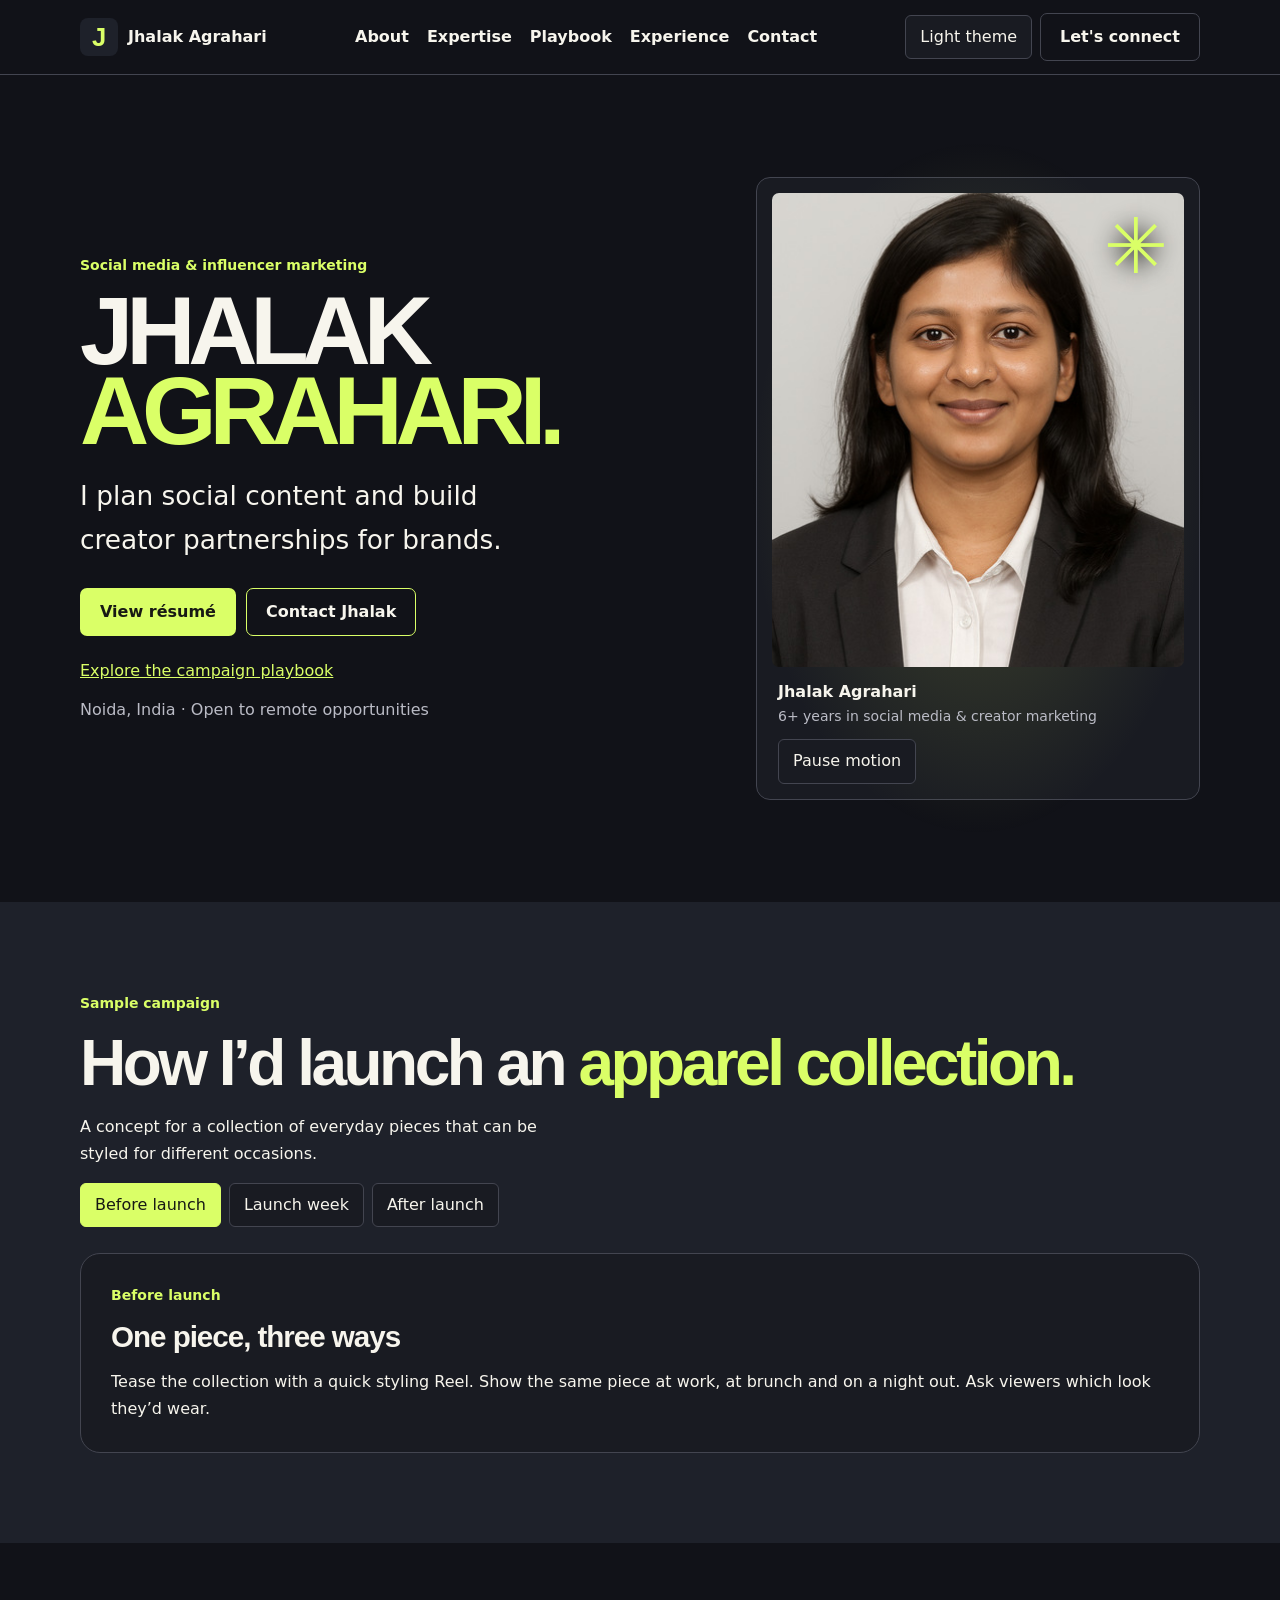
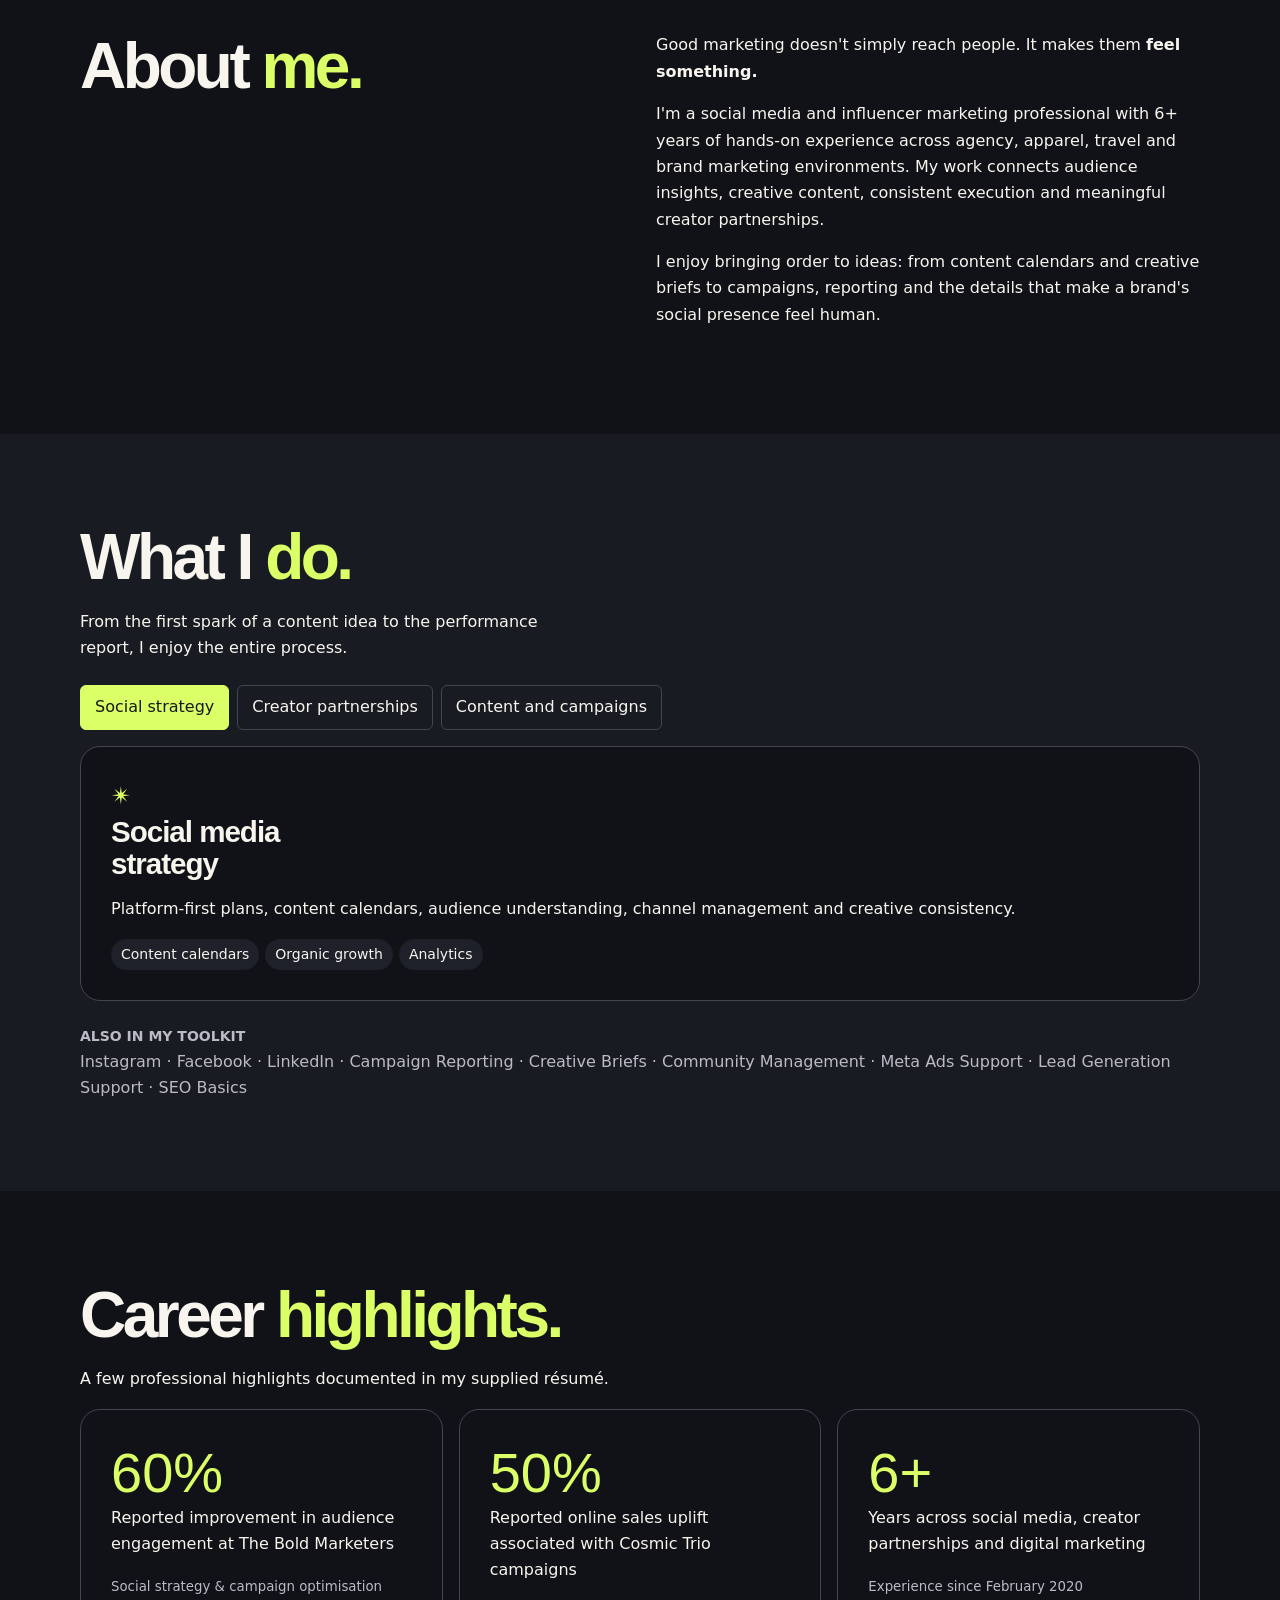
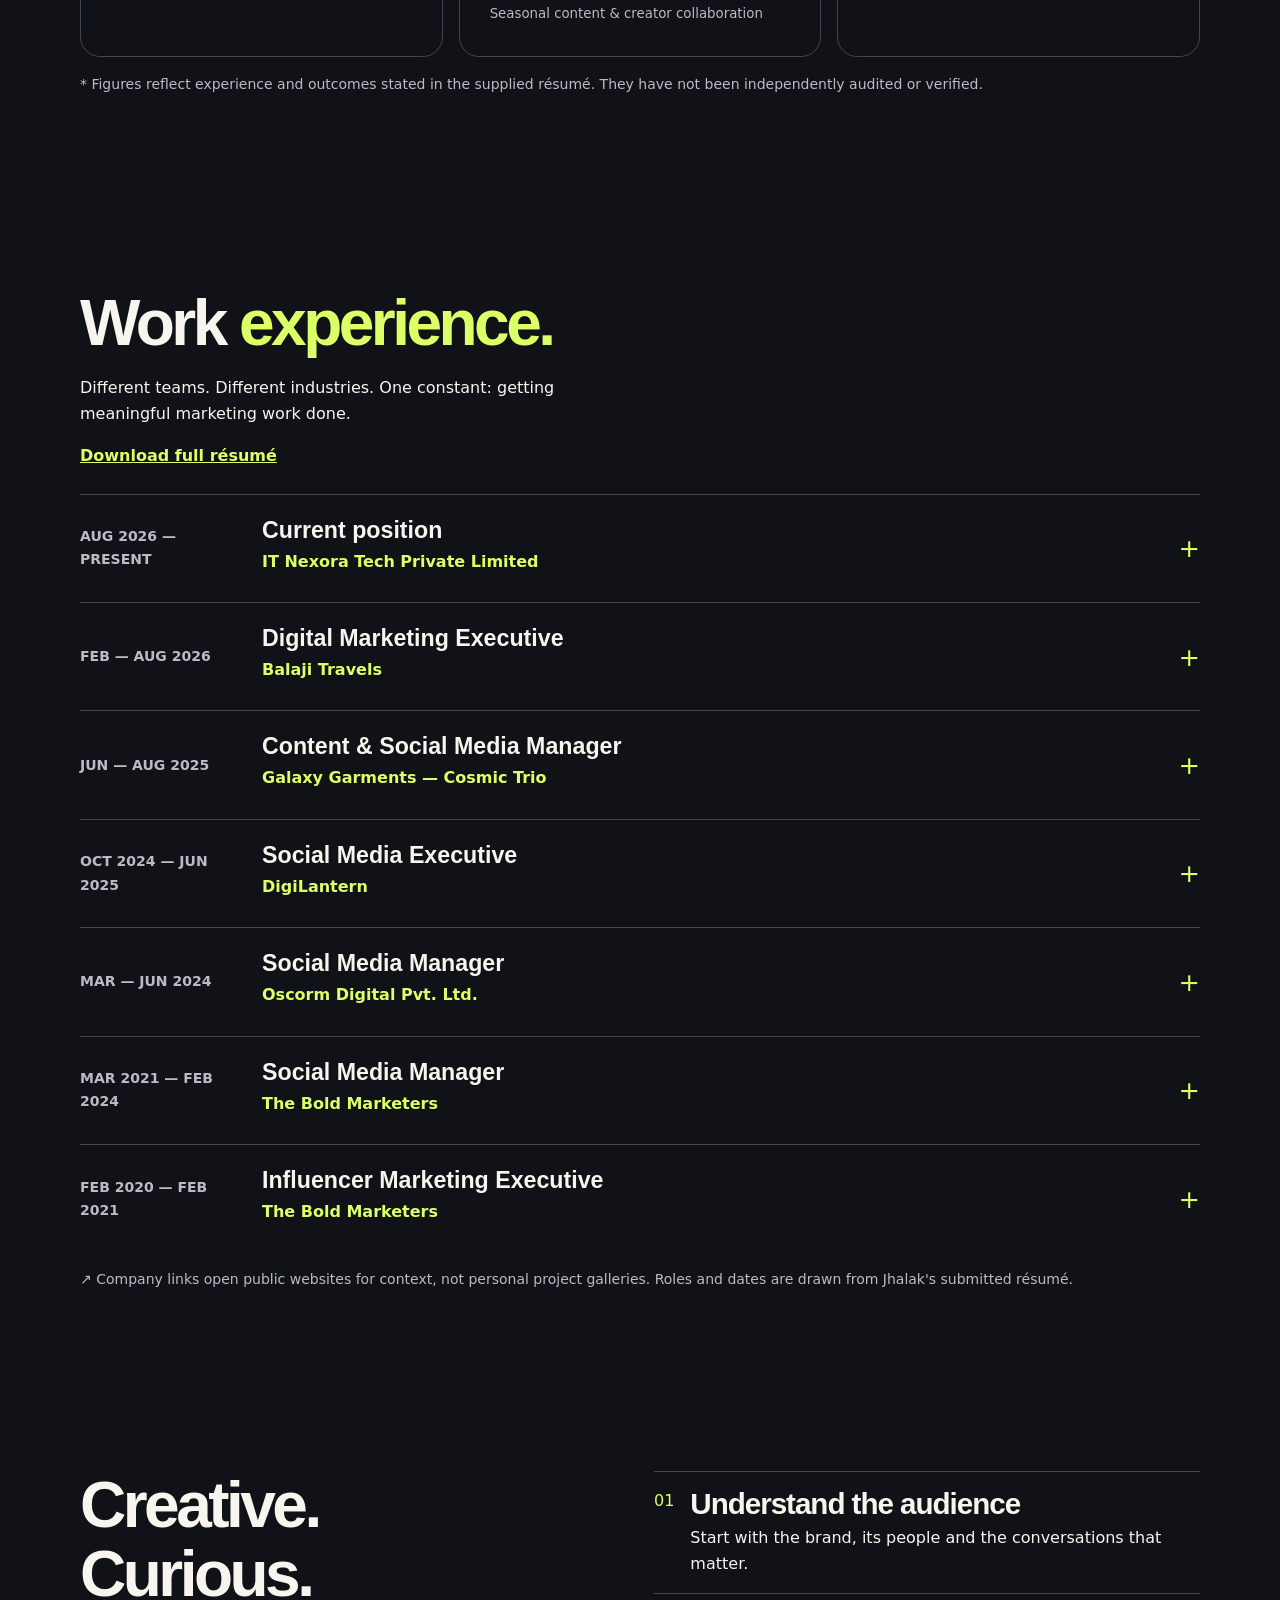
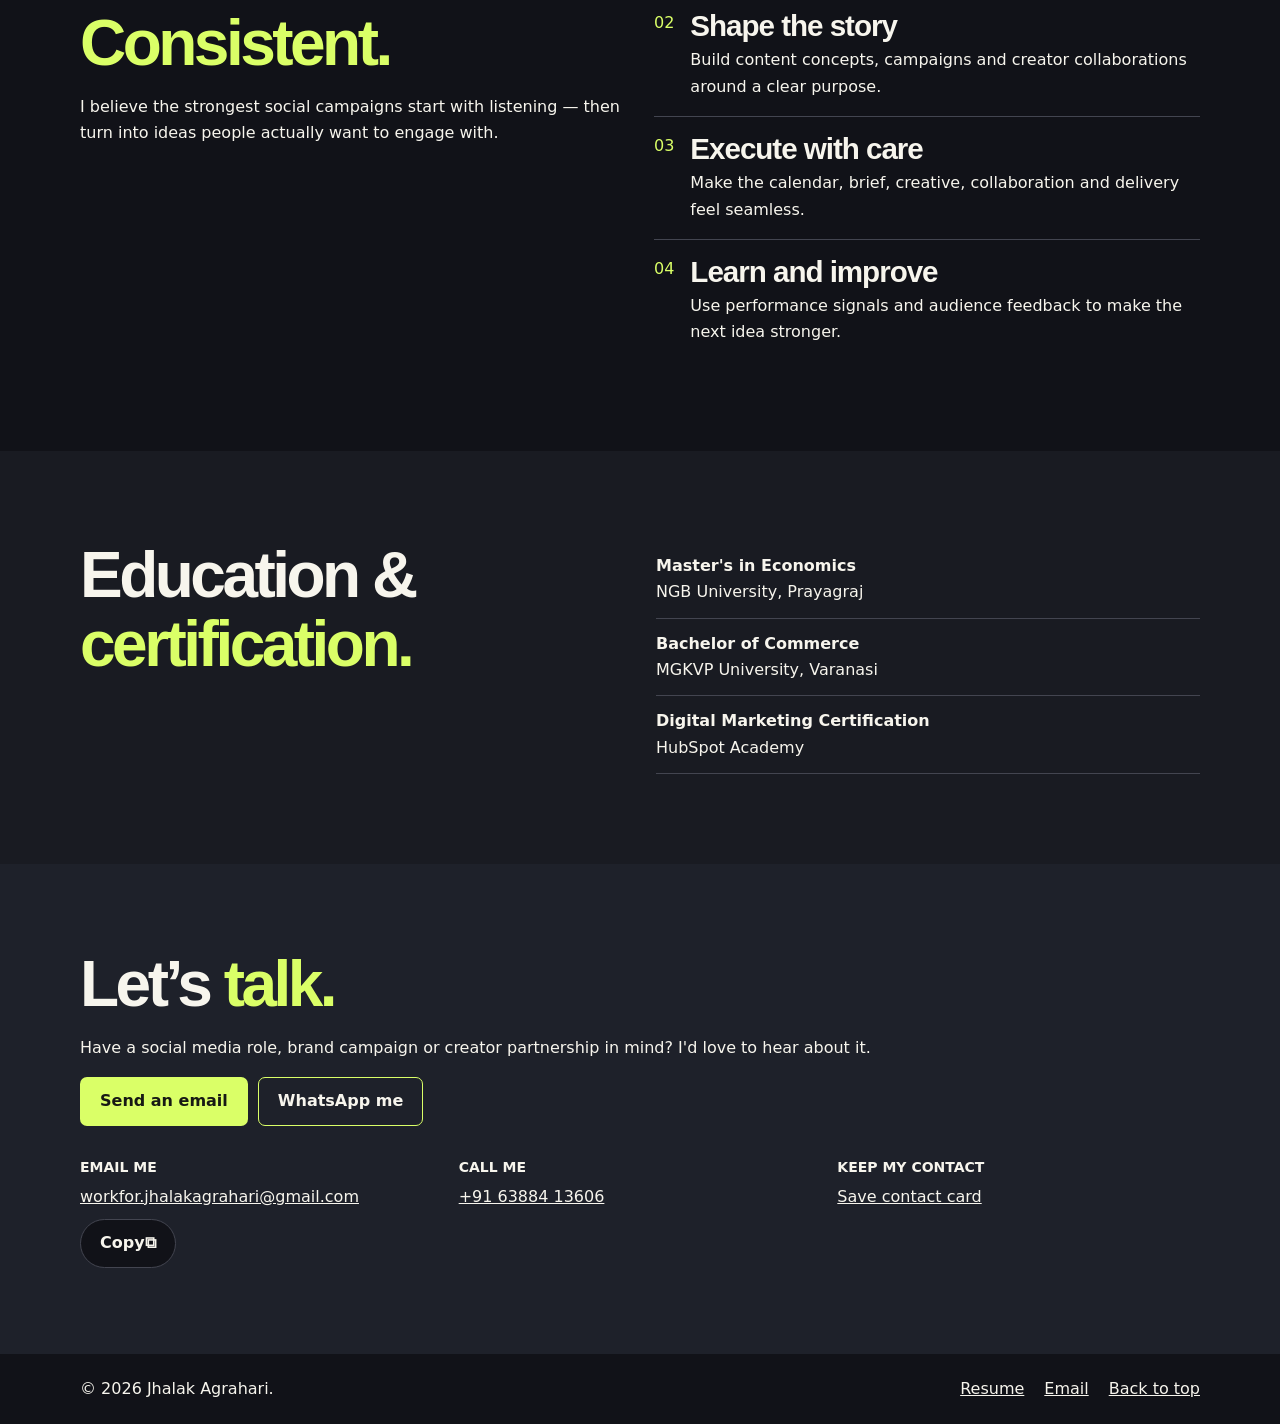
<file: index.html>
<!doctype html>
<html lang="en">
<head>
  <meta charset="utf-8">
  <meta name="viewport" content="width=device-width, initial-scale=1">
  <meta name="theme-color" content="#16191b">
  <meta name="description" content="Meet Jhalak Agrahari, a Noida-based social media and influencer marketing professional with 6+ years in brand strategy, content and creator collaborations. Explore experience, skills and contact details.">
  <meta name="author" content="Jhalak Agrahari">
  <meta name="robots" content="index, follow">
  <link rel="canonical" href="https://workforjhalakagrahari-coder.github.io/jhalak-agrahari-portfolio/">
  <meta property="og:url" content="https://workforjhalakagrahari-coder.github.io/jhalak-agrahari-portfolio/">
  <meta property="og:type" content="website">
  <meta property="og:locale" content="en_IN">
  <meta property="og:title" content="Jhalak Agrahari — Social Media & Influencer Marketing">
  <meta property="og:description" content="Creative thinking. Clear strategy. Meaningful impact. Explore Jhalak's experience across social media, campaigns and creator partnerships.">
  <meta property="og:image" content="https://workforjhalakagrahari-coder.github.io/jhalak-agrahari-portfolio/assets/social-share.jpg">
  <meta name="twitter:card" content="summary_large_image">
  <meta name="twitter:title" content="Jhalak Agrahari | Digital Marketing Portfolio">
  <meta name="twitter:description" content="Social media strategy, content marketing and influencer partnerships.">
  <meta name="twitter:image" content="https://workforjhalakagrahari-coder.github.io/jhalak-agrahari-portfolio/assets/social-share.jpg">
  <link rel="icon" type="image/svg+xml" href="assets/favicon.svg">
  <link rel="apple-touch-icon" href="assets/icon-192.png">
  <link rel="manifest" href="site.webmanifest">
  <link rel="stylesheet" href="styles.css?v=4">
  <title>Jhalak Agrahari — Social Media & Influencer Marketing Portfolio</title>
  <script type="application/ld+json">{"@context":"https://schema.org","@type":"Person","name":"Jhalak Agrahari","jobTitle":"Social Media & Influencer Marketing Professional","description":"Social media and influencer marketing professional based in Noida, Uttar Pradesh, India.","email":"mailto:workfor.jhalakagrahari@gmail.com","telephone":"+91 6388413606","address":{"@type":"PostalAddress","addressLocality":"Noida","addressRegion":"Uttar Pradesh","addressCountry":"IN"},"knowsAbout":["Social Media Strategy","Influencer Marketing","Content Strategy","Community Engagement","Digital Marketing","Creative Campaigns","Brand Partnerships"]}</script>
</head>
<body>
  <a class="skip-link" href="#main">Skip to main content</a>
  <div class="progress" id="scrollProgress" aria-hidden="true"></div>
  <header class="site-header" id="top">
    <div class="nav-shell container">
      <a class="brand" href="#top" aria-label="Jhalak Agrahari, return to top"><span class="brand-mark" aria-hidden="true">J</span><span>Jhalak Agrahari</span></a>
      <nav class="desktop-nav" aria-label="Main navigation"><a href="#about">About</a><a href="#expertise">Expertise</a><a href="#playbook">Playbook</a><a href="#experience">Experience</a><a href="#contact">Contact</a></nav>
      <div class="nav-actions"><button class="mode-button" id="theme" hidden type="button">Light theme</button><a class="nav-connect" href="https://wa.me/916388413606?text=Hi%20Jhalak%2C%20I%20found%20your%20portfolio%20and%20would%20like%20to%20connect." target="_blank" rel="noopener noreferrer">Let's connect</a><button class="menu-toggle" id="menuToggle" aria-controls="mobileNav" aria-expanded="false" aria-label="Open navigation menu"><span></span><span></span></button></div>
    </div>
    <nav class="mobile-nav" id="mobileNav" aria-label="Mobile navigation" hidden><a href="#about">About</a><a href="#expertise">Expertise</a><a href="#playbook">Playbook</a><a href="#experience">Experience</a><a href="#contact">Contact</a><a class="mobile-whatsapp" href="https://wa.me/916388413606?text=Hi%20Jhalak%2C%20I%20found%20your%20portfolio%20and%20would%20like%20to%20connect." target="_blank" rel="noopener noreferrer">Message on WhatsApp</a></nav>
  </header>
  <main id="main">
    <section class="hero container" aria-labelledby="hero-title">
      <div class="hero-left">
        <p class="section-number">Social media &amp; influencer marketing</p>
        <h1 id="hero-title">Jhalak<br><em>Agrahari.</em></h1>
        <p class="hero-intro">I plan social content and build creator partnerships for brands.</p>
        <div class="hero-buttons">
          <a class="btn btn-primary" href="resume/Jhalak_Agrahari_ATS_Resume.pdf" target="_blank" rel="noopener">View résumé</a>
          <a class="btn btn-secondary" href="#contact">Contact Jhalak</a>
        </div>
        <a class="hero-playbook" href="#playbook">Explore the campaign playbook</a><p class="hero-meta">Noida, India · Open to remote opportunities</p>
      </div>
      <figure class="portrait">
        <span class="portrait-flower" aria-hidden="true">✳</span>
        <img src="assets/jhalak-portrait.jpg" alt="Jhalak Agrahari" width="410" height="615" fetchpriority="high">
        <figcaption><strong>Jhalak Agrahari</strong><span>6+ years in social media &amp; creator marketing</span></figcaption><button class="motion-button" id="motion" hidden type="button">Pause motion</button>
      </figure>
    </section>

    <section class="section-pad playbook" id="playbook" aria-labelledby="playbook-title">
      <div class="container">
        <p class="section-number">Sample campaign</p>
        <h2 id="playbook-title">How I’d launch an <em>apparel collection.</em></h2>
        <p class="section-intro">A concept for a collection of everyday pieces that can be styled for different occasions.</p>
        <div class="playbook-grid">
          <article><p class="section-number">Before launch</p><h3>One piece, three ways</h3><p>Tease the collection with a quick styling Reel. Show the same piece at work, at brunch and on a night out. Ask viewers which look they’d wear.</p></article>
          <article><p class="section-number">Launch week</p><h3>Give creators room to style</h3><p>Brief each creator to share an honest fit note, style the piece for their audience and link to the collection with a tagged URL.</p></article>
          <article><p class="section-number">After launch</p><h3>Review what drove interest</h3><p>Compare Reel saves, product-page visits and attributed orders. Use the results to choose which styling idea to test next.</p></article>
        </div>
      </div>
    </section>

    <section class="about-section section-pad" id="about" aria-labelledby="about-title">
      <div class="container about-grid">
        <div class="section-heading"><h2 id="about-title">About <em>me.</em></h2></div>
        <div class="about-content"><p class="lead">Good marketing doesn't simply reach people. It makes them <strong>feel something.</strong></p><p>I'm a social media and influencer marketing professional with 6+ years of hands-on experience across agency, apparel, travel and brand marketing environments. My work connects audience insights, creative content, consistent execution and meaningful creator partnerships.</p><p>I enjoy bringing order to ideas: from content calendars and creative briefs to campaigns, reporting and the details that make a brand's social presence feel human.</p></div>
      </div>
    </section>

    <section class="expertise-section section-pad" id="expertise" aria-labelledby="expertise-title">
      <div class="container">
        <div class="heading-row"><div><h2 id="expertise-title">What I <em>do.</em></h2></div><p>From the first spark of a content idea to the performance report, I enjoy the entire process.</p></div>
        <div class="expertise-grid">
          <article class="expertise-card card-strategy"><div class="card-top"><span class="expertise-symbol" aria-hidden="true">✴</span></div><h3>Social media<br>strategy</h3><p>Platform-first plans, content calendars, audience understanding, channel management and creative consistency.</p><div class="skill-pills"><span>Content calendars</span><span>Organic growth</span><span>Analytics</span></div></article>
          <article class="expertise-card card-creator"><div class="card-top"><span class="expertise-symbol symbol-loop" aria-hidden="true">◎</span></div><h3>Influencer<br>partnerships</h3><p>Creator discovery, outreach, coordination, collaborations and campaign execution that keeps the brand voice intact.</p><div class="skill-pills"><span>Influencer outreach</span><span>Brand ambassadors</span><span>Reporting</span></div></article>
          <article class="expertise-card card-content"><div class="card-top"><span class="expertise-symbol symbol-zig" aria-hidden="true">✦</span></div><h3>Content &<br>campaigns</h3><p>Reels, short-form video planning, copywriting, creative briefing, community engagement and performance-driven iteration.</p><div class="skill-pills"><span>Reels & videos</span><span>Copywriting</span><span>Campaigns</span></div></article>
        </div>
        <div class="skills-line"><span>ALSO IN MY TOOLKIT</span><div>Instagram · Facebook · LinkedIn · Campaign Reporting · Creative Briefs · Community Management · Meta Ads Support · Lead Generation Support · SEO Basics</div></div>
      </div>
    </section>

    <section class="impact-section section-pad" id="impact" aria-labelledby="impact-title">
      <div class="container impact-inner">
        <div class="impact-heading"><h2 id="impact-title">Career <em>highlights.</em></h2><p>A few professional highlights documented in my supplied résumé.</p></div>
        <div class="impact-metrics"><div class="metric"><strong>60<span>%</span></strong><p>Reported improvement in audience engagement at The Bold Marketers</p><small>Social strategy & campaign optimisation</small></div><div class="metric"><strong>50<span>%</span></strong><p>Reported online sales uplift associated with Cosmic Trio campaigns</p><small>Seasonal content & creator collaboration</small></div><div class="metric"><strong>6<span>+</span></strong><p>Years across social media, creator partnerships and digital marketing</p><small>Experience since February 2020</small></div></div>
        <p class="results-note">* Figures reflect experience and outcomes stated in the supplied résumé. They have not been independently audited or verified.</p>
      </div>
    </section>

    <section class="experience-section section-pad" id="experience" aria-labelledby="experience-title">
      <div class="container">
        <div class="heading-row experience-head"><div><h2 id="experience-title">Work <em>experience.</em></h2></div><div class="experience-head-right"><p>Different teams. Different industries. One constant: getting meaningful marketing work done.</p><a class="text-link" href="resume/Jhalak_Agrahari_ATS_Resume.pdf" download="Jhalak_Agrahari_Resume.pdf">Download full résumé</a></div></div>
        <div class="experience-list">
          <details class="job-row"><summary><span class="job-date">AUG 2026 — PRESENT</span><span><span class="job-title">Current position</span><span class="job-company">IT Nexora Tech Private Limited</span></span></summary><div class="job-main"><p>Current role listed in the supplied résumé. </p></div></details>
          <details class="job-row"><summary><span class="job-date">FEB — AUG 2026</span><span><span class="job-title">Digital Marketing Executive</span><span class="job-company">Balaji Travels</span></span></summary><div class="job-main"><p>Supported brand visibility, digital promotion, content execution and ongoing marketing initiatives.</p></div></details>
          <details class="job-row"><summary><span class="job-date">JUN — AUG 2025</span><span><span class="job-title">Content & Social Media Manager</span><span class="job-company">Galaxy Garments — Cosmic Trio</span></span></summary><div class="job-main"><p>Planned apparel-focused content, creator collaborations and seasonal campaigns; résumé reports 50% uplift in online sales.</p><a class="company-link" href="https://cosmictrio.com/" target="_blank" rel="noopener noreferrer">Explore Cosmic Trio</a></div></details>
          <details class="job-row"><summary><span class="job-date">OCT 2024 — JUN 2025</span><span><span class="job-title">Social Media Executive</span><span class="job-company">DigiLantern</span></span></summary><div class="job-main"><p>Managed social channels, developed audience-focused content and supported cross-functional creative campaigns.</p><a class="company-link" href="https://digilantern.com/" target="_blank" rel="noopener noreferrer">Explore DigiLantern</a></div></details>
          <details class="job-row"><summary><span class="job-date">MAR — JUN 2024</span><span><span class="job-title">Social Media Manager</span><span class="job-company">Oscorm Digital Pvt. Ltd.</span></span></summary><div class="job-main"><p>Managed Instagram and Facebook content calendars, posting schedules, campaign coordination and reporting.</p></div></details>
          <details class="job-row"><summary><span class="job-date">MAR 2021 — FEB 2024</span><span><span class="job-title">Social Media Manager</span><span class="job-company">The Bold Marketers</span></span></summary><div class="job-main"><p>Led day-to-day social media execution, calendars, brand creative direction and influencer collaborations. Résumé reports 60% engagement improvement.</p></div></details>
          <details class="job-row"><summary><span class="job-date">FEB 2020 — FEB 2021</span><span><span class="job-title">Influencer Marketing Executive</span><span class="job-company">The Bold Marketers</span></span></summary><div class="job-main"><p>Handled creator selection, outreach, collaboration negotiation and reporting across lifestyle and technology campaigns.</p></div></details>
        </div>
        <div class="experience-footnote"><span aria-hidden="true">↗</span> Company links open public websites for context, not personal project galleries. Roles and dates are drawn from Jhalak's submitted résumé.</div>
      </div>
    </section>

    <section class="approach-section section-pad" aria-labelledby="approach-title"><div class="container approach-grid"><div class="approach-intro"><h2 id="approach-title">Creative.<br>Curious.<br><em>Consistent.</em></h2><p>I believe the strongest social campaigns start with listening — then turn into ideas people actually want to engage with.</p></div><div class="approach-steps"><div class="approach-step"><span>01</span><div><h3>Understand the audience</h3><p>Start with the brand, its people and the conversations that matter.</p></div><span aria-hidden="true">↗</span></div><div class="approach-step"><span>02</span><div><h3>Shape the story</h3><p>Build content concepts, campaigns and creator collaborations around a clear purpose.</p></div><span aria-hidden="true">↗</span></div><div class="approach-step"><span>03</span><div><h3>Execute with care</h3><p>Make the calendar, brief, creative, collaboration and delivery feel seamless.</p></div><span aria-hidden="true">↗</span></div><div class="approach-step"><span>04</span><div><h3>Learn and improve</h3><p>Use performance signals and audience feedback to make the next idea stronger.</p></div><span aria-hidden="true">↗</span></div></div></div></section>

    <section class="education-section section-pad" id="education" aria-labelledby="education-title"><div class="container education-grid"><div><h2 id="education-title">Education &amp; <em>certification.</em></h2></div><div class="education-list"><div class="education-item"><div><strong>Master's in Economics</strong><p>NGB University, Prayagraj</p></div></div><div class="education-item"><div><strong>Bachelor of Commerce</strong><p>MGKVP University, Varanasi</p></div></div><div class="education-item"><div><strong>Digital Marketing Certification</strong><p>HubSpot Academy</p></div></div></div></div></section>

    <section class="contact-section" id="contact" aria-labelledby="contact-title"><div class="container contact-inner"><h2 id="contact-title">Let’s <em>talk.</em></h2><p>Have a social media role, brand campaign or creator partnership in mind? I'd love to hear about it.</p><div class="contact-cta"><a class="btn btn-primary" href="mailto:workfor.jhalakagrahari@gmail.com?subject=Let%27s%20Connect%20%E2%80%94%20Jhalak%20Agrahari">Send an email</a><a class="btn btn-outline" href="https://wa.me/916388413606?text=Hi%20Jhalak%2C%20I%20found%20your%20portfolio%20and%20would%20like%20to%20connect." target="_blank" rel="noopener noreferrer">WhatsApp me</a></div><div class="contact-bottom"><div class="contact-data"><span>EMAIL ME</span><a href="mailto:workfor.jhalakagrahari@gmail.com">workfor.jhalakagrahari@gmail.com</a><button class="copy-email" type="button" id="copyEmail" aria-label="Copy email address">Copy <span aria-hidden="true">⧉</span></button></div><div class="contact-data"><span>CALL ME</span><a href="tel:+916388413606">+91 63884 13606</a></div><div class="contact-data"><span>KEEP MY CONTACT</span><a href="assets/Jhalak_Agrahari_Contact.vcf" download="Jhalak_Agrahari.vcf">Save contact card</a></div></div></div></section>
  </main>
  <footer class="site-footer"><div class="container footer-inner"><div class="footer-copy">© <span id="year">2026</span> Jhalak Agrahari. </div><div class="footer-links"><a href="resume/Jhalak_Agrahari_ATS_Resume.pdf" download="Jhalak_Agrahari_Resume.pdf">Resume</a><a href="mailto:workfor.jhalakagrahari@gmail.com">Email</a><a href="#top">Back to top</a></div></div></footer>
  <div class="toast" id="toast" role="status" aria-live="polite"></div>
  <script src="script.js?v=4" defer></script>
</body>
</html>
</file>
<file: styles.css>
:root {
  color-scheme: light;
  --paper: #fffaf7;
  --plum: #422639;
  --rose: #8b3d62;
  --pink: #fae7ed;
  --muted: #6e5260;
  --line: #e8ccd8;
  --serif: Georgia, "Times New Roman", serif;
}
* { box-sizing: border-box; }
html { scroll-behavior: smooth; scroll-padding-top: 90px; }
body { margin: 0; background: var(--paper); color: var(--plum); font: 1rem/1.65 system-ui, sans-serif; }
a { color: inherit; }
button { font: inherit; cursor: pointer; }
:focus-visible { outline: 3px solid #a74775; outline-offset: 4px; }
[hidden] { display: none !important; }
.container { width: min(1120px, calc(100% - 40px)); margin-inline: auto; }
.section-pad { padding-block: clamp(52px, 7vw, 96px); }
h1, h2, h3 { font: 400 2rem/1.08 var(--serif); margin: 0 0 16px; }
h1 { font-size: clamp(3.5rem, 8vw, 8rem); letter-spacing: -.075em; }
h2 { font-size: clamp(2.45rem, 5vw, 4.4rem); letter-spacing: -.055em; }
h3 { font-size: clamp(1.45rem, 2.5vw, 1.85rem); letter-spacing: -.035em; }
h1 em, h2 em { color: var(--rose); }
p { margin: 0 0 1em; }
.section-number { font-size: .875rem; font-weight: 700; color: var(--rose); }
.section-intro { max-width: 48ch; }
.skip-link { position: fixed; top: 8px; left: 8px; z-index: 20; background: white; padding: 10px; transform: translateY(-150%); }
.skip-link:focus { transform: none; }
.progress { position: fixed; top: 0; height: 3px; background: #b95c86; z-index: 12; }
.site-header { position: sticky; top: 0; z-index: 10; background: #fffaf7f5; border-bottom: 1px solid var(--line); }
.nav-shell, .desktop-nav, .brand, .nav-actions { display: flex; align-items: center; gap: 18px; }
.nav-shell { min-height: 74px; justify-content: space-between; }
.brand, .desktop-nav a, .nav-connect, .mobile-nav a { text-decoration: none; font-weight: 650; }
.brand { gap: 10px; white-space: nowrap; }
.brand-mark { display: grid; place-items: center; width: 38px; height: 38px; border-radius: 50%; background: var(--pink); font: italic 1.6rem var(--serif); color: var(--rose); }
.nav-connect, .btn, .copy-email { display: inline-flex; align-items: center; justify-content: center; border-radius: 999px; min-height: 44px; padding: 10px 19px; font-weight: 650; }
.nav-connect, .btn-secondary, .copy-email { border: 1px solid var(--line); background: var(--paper); color: var(--plum); }
.menu-toggle { display: none; width: 44px; height: 44px; border: 1px solid var(--line); border-radius: 50%; background: transparent; }
.menu-toggle span { display: block; width: 18px; height: 2px; margin: 5px auto; background: var(--plum); }
.mobile-nav a { display: block; padding: 10px 20px; }
.mobile-nav { padding-bottom: 12px; }
.hero { display: grid; grid-template-columns: 1.3fr 1fr; align-items: center; gap: clamp(32px, 8vw, 112px); padding-block: clamp(56px, 8vw, 104px); }
.hero-intro { font-size: clamp(1.2rem, 2.5vw, 1.65rem); max-width: 28ch; }
.hero-meta { color: var(--muted); margin: 22px 0 0; }
.hero-buttons, .contact-cta { display: flex; flex-wrap: wrap; gap: 10px; }
.btn { text-decoration: none; border: 1px solid transparent; }
.btn-primary { background: var(--plum); color: white; }
.btn-secondary, .btn-outline { border-color: var(--rose); color: var(--plum); }
.btn:hover, .nav-connect:hover, .copy-email:hover { box-shadow: inset 0 0 0 2px #b95c86; }
.portrait { position: relative; margin: 0; padding: 15px; border-radius: 48% 48% 22px 22px; background: var(--pink); }
.portrait img { display: block; width: 100%; height: auto; aspect-ratio: 5 / 6; object-fit: cover; object-position: center 32%; border-radius: 48% 48% 12px 12px; }
.portrait-flower { position: absolute; right: 3%; top: 2%; color: var(--rose); font-size: clamp(2.8rem, 6vw, 5rem); line-height: 1; }
.portrait figcaption { display: grid; padding: 12px 6px 3px; }
.portrait figcaption span { color: var(--muted); font-size: .875rem; }
.playbook, .contact-section { background: var(--pink); }
.playbook-grid, .expertise-grid, .impact-metrics, .contact-bottom { display: grid; grid-template-columns: repeat(3, minmax(0, 1fr)); gap: 16px; }
.playbook-grid { margin-top: 26px; }
.playbook article, .expertise-card, .metric { border: 1px solid var(--line); border-radius: 20px; padding: clamp(18px, 3vw, 30px); background: var(--paper); }
.playbook article p:last-child, .job-main p:last-child { margin-bottom: 0; }
.playbook article:nth-child(2) { background: #fff4ec; }
.playbook article:nth-child(3) { background: #f8effa; }
.about-grid, .education-grid { display: grid; grid-template-columns: 1fr 1fr; gap: 32px; }
.heading-row { margin-bottom: 24px; }
.heading-row p { max-width: 48ch; }
.expertise-section, .education-section { background: #fff4ef; }
.expertise-symbol { color: var(--rose); font-size: 1.5rem; }
.skill-pills { display: flex; flex-wrap: wrap; gap: 6px; }
.skill-pills span { border-radius: 100px; background: var(--pink); padding: 4px 10px; font-size: .875rem; }
.skills-line { margin-top: 22px; color: var(--muted); }
.skills-line > span, .contact-data > span { font-size: .875rem; font-weight: 700; }
.metric strong { display: block; font: 400 3.5rem var(--serif); color: var(--rose); }
.metric small, .job-date { color: var(--muted); }
.results-note, .experience-footnote { font-size: .875rem; margin-top: 16px; color: var(--muted); }
.job-row { display: grid; grid-template-columns: minmax(0, 180px) 1fr; gap: 12px 24px; border-top: 1px solid var(--line); padding: 22px 0; }
.job-date { font-size: .875rem; font-weight: 650; }
.job-title { font: 400 1.45rem var(--serif); }
.job-company { color: var(--rose); font-weight: 650; margin-block: 5px; }
.text-link, .company-link { color: var(--rose); font-weight: 650; }
.education-item { padding-block: 12px; border-bottom: 1px solid var(--line); }
.education-item p { margin: 0; }
.contact-section { padding-block: clamp(50px, 7vw, 86px); }
.contact-bottom { margin-top: 30px; }
.contact-data { display: grid; justify-items: start; align-content: start; gap: 5px; overflow-wrap: anywhere; }
.copy-email { margin-top: 4px; }
.site-footer { padding-block: 22px; }
.footer-inner, .footer-links { display: flex; justify-content: space-between; flex-wrap: wrap; gap: 12px 20px; }
.toast { position: fixed; bottom: 16px; left: 50%; transform: translateX(-50%); max-width: calc(100% - 32px); padding: 10px 16px; border-radius: 16px; background: var(--plum); color: white; visibility: hidden; overflow-wrap: anywhere; z-index: 20; }
.toast.show { visibility: visible; }
@media (max-width: 800px) {
  .desktop-nav { display: none; }
  .menu-toggle { display: block; }
  .hero, .about-grid, .education-grid { grid-template-columns: 1fr; gap: 22px; }
  .portrait { width: min(100%, 370px); }
  .playbook-grid, .expertise-grid, .contact-bottom { grid-template-columns: 1fr; }
}
@media (max-width: 520px) {
  .nav-connect { display: none; }
  .impact-metrics, .job-row { grid-template-columns: 1fr; }
  .job-row { gap: 4px; }
}
@media (prefers-reduced-motion: reduce) { html { scroll-behavior: auto; } }

/* Artist-inspired portfolio theme */
:root {
  color-scheme: dark;
  --paper: #111218;
  --plum: #f7f5ed;
  --rose: #daff67;
  --pink: #1e212a;
  --muted: #babbc5;
  --line: #434550;
  --serif: "Arial Black", "Helvetica Neue", sans-serif;
  --panel: #191b22;
  --button-ink: #171914;
  --glow: #b1c05242;
}
:root[data-theme="light"] {
  color-scheme: light;
  --paper: #faf9ef;
  --plum: #1f2416;
  --rose: #3c5b13;
  --pink: #e9efda;
  --muted: #4e5647;
  --line: #c5cdb7;
  --panel: #f2f4e7;
  --button-ink: #fff;
  --glow: #b1c05266;
}
h1, h2, h3, .job-title { font-weight: 850; }
h1 { font-size: clamp(3.1rem, 9vw, 9rem); line-height: .83; text-transform: uppercase; }
h1 em { font-style: normal; }
h2 em { font-style: normal; }
.site-header { background: var(--paper); }
.progress { background: var(--rose); }
.brand-mark { font-style: normal; font-weight: 900; border-radius: 8px; }
.nav-actions { gap: 8px; }
.mode-button, .motion-button, .skill-switch button, .campaign-switch button {
  min-height: 44px;
  padding: 8px 14px;
  background: var(--panel);
  color: var(--plum);
  border: 1px solid var(--line);
  border-radius: 6px;
}
.menu-toggle { padding: 0; }
.hero { grid-template-columns: 1.35fr 1fr; gap: clamp(22px, 6vw, 88px); min-height: min(760px, 85svh); }
.hero-left { position: relative; z-index: 1; }
.hero-intro { margin-top: 24px; }
.hero-playbook { display: inline-block; margin-top: 22px; color: var(--rose); }
.hero-meta { margin-top: 12px; }
.btn, .nav-connect { border-radius: 7px; }
.btn-primary { background: var(--rose); color: var(--button-ink); }
.portrait { border-radius: 14px; background: var(--panel); border: 1px solid var(--line); isolation: isolate; min-width: 0; }
.portrait::before { content: ""; position: absolute; inset: -9% -4%; background: radial-gradient(ellipse, var(--glow), transparent 67%); z-index: -1; pointer-events: none; }
.portrait img { border-radius: 7px; aspect-ratio: 4 / 4.6; }
.portrait-flower { color: var(--rose); right: 7%; top: 5%; text-shadow: 0 2px 20px #171914; pointer-events: none; }
.portrait figcaption { padding-right: 0; }
.motion-button { margin: 8px 6px 0; }
.expertise-section, .education-section, .playbook article:nth-child(n) { background: var(--panel); }
.playbook-grid.is-interactive, .expertise-grid.is-interactive { grid-template-columns: minmax(0,1fr); }
.skill-switch, .campaign-switch { display: flex; flex-wrap: wrap; gap: 8px; margin-block: 16px; }
.skill-switch button[aria-pressed="true"], .campaign-switch button[aria-pressed="true"] {
  background: var(--rose); color: var(--button-ink); border-color: var(--rose);
}
.is-interactive .expertise-card, .is-interactive article { min-height: 190px; }
.job-row { display: block; }
.job-row summary { display: grid; grid-template-columns: minmax(0, 170px) 1fr auto; gap: 12px; cursor: pointer; align-items: center; list-style: none; }
.job-row summary::-webkit-details-marker { display: none; }
.job-row summary::after { content: "+"; color: var(--rose); font-size: 1.6rem; }
.job-row[open] summary::after { content: "−"; }
.job-company, .job-title { display: block; }
.job-main { padding: 12px 0 0; }
.toast { background: var(--rose); color: var(--button-ink); }
@media (max-width: 800px) {
  .hero { grid-template-columns: 1fr; }
  .portrait { width: min(100%, 420px); }
}
@media (max-width: 520px) {
  .brand { font-size: .875rem; gap: 6px; }
  .brand-mark { width: 30px; height: 34px; }
  .nav-shell { gap: 4px; }
  .mode-button { padding-inline: 7px; font-size: .875rem; }
  .job-row summary { grid-template-columns: 1fr auto; gap: 4px; }
  .job-row summary::after { grid-column: 2; grid-row: 1 / span 2; }
  .job-row summary > span { grid-column: 1; }
}
@media (prefers-reduced-motion: no-preference) {
  :root:not([data-motion="off"]) .portrait { transform: perspective(900px) rotateX(var(--tilt-x, 0deg)) rotateY(var(--tilt-y, 0deg)); transition: transform 140ms ease-out; }
  :root:not([data-motion="off"]) .portrait-flower { animation: turn 20s linear infinite; }
  :root:not([data-motion="off"]) .hero-left { animation: arrive 500ms ease-out both; }
  :root:not([data-motion="off"]) .is-interactive article:not([hidden]), :root:not([data-motion="off"]) .job-row[open] .job-main { animation: arrive 240ms ease-out both; }
}
@keyframes arrive { from { opacity: 0; transform: translateY(12px); } }
@keyframes turn { to { transform: rotate(1turn); } }
:root[data-motion="off"] { scroll-behavior: auto; }
@media (prefers-reduced-motion: no-preference) {
  :root:not([data-motion="off"]) .section-entered { animation: arrive 460ms ease-out both; }
}
.approach-grid { display: grid; grid-template-columns: 1fr 1fr; gap: 28px; }
.approach-step { display: grid; grid-template-columns: auto 1fr; gap: 16px; border-top: 1px solid var(--line); padding-block: 16px; }
.approach-step > span:first-child { color: var(--rose); }
.approach-step > span:last-child { display: none; }
.approach-step h3 { margin-bottom: 5px; }
.approach-step p { margin-bottom: 0; }
@media (max-width: 800px) {
  .approach-grid { grid-template-columns: 1fr; }
}
.hero { grid-template-columns: minmax(0, 1.35fr) minmax(0, 1fr); }
.hero-left { container-type: inline-size; }
.hero h1 { font-size: clamp(2.4rem, 16cqi, 8rem); }
@media (max-width: 950px) {
  .desktop-nav { display: none; }
  .menu-toggle { display: block; }
}
@media (max-width: 800px) {
  .hero { grid-template-columns: minmax(0, 1fr); }
  .hero h1 { font-size: clamp(2.4rem, 16cqi, 6rem); }
}
</file>
